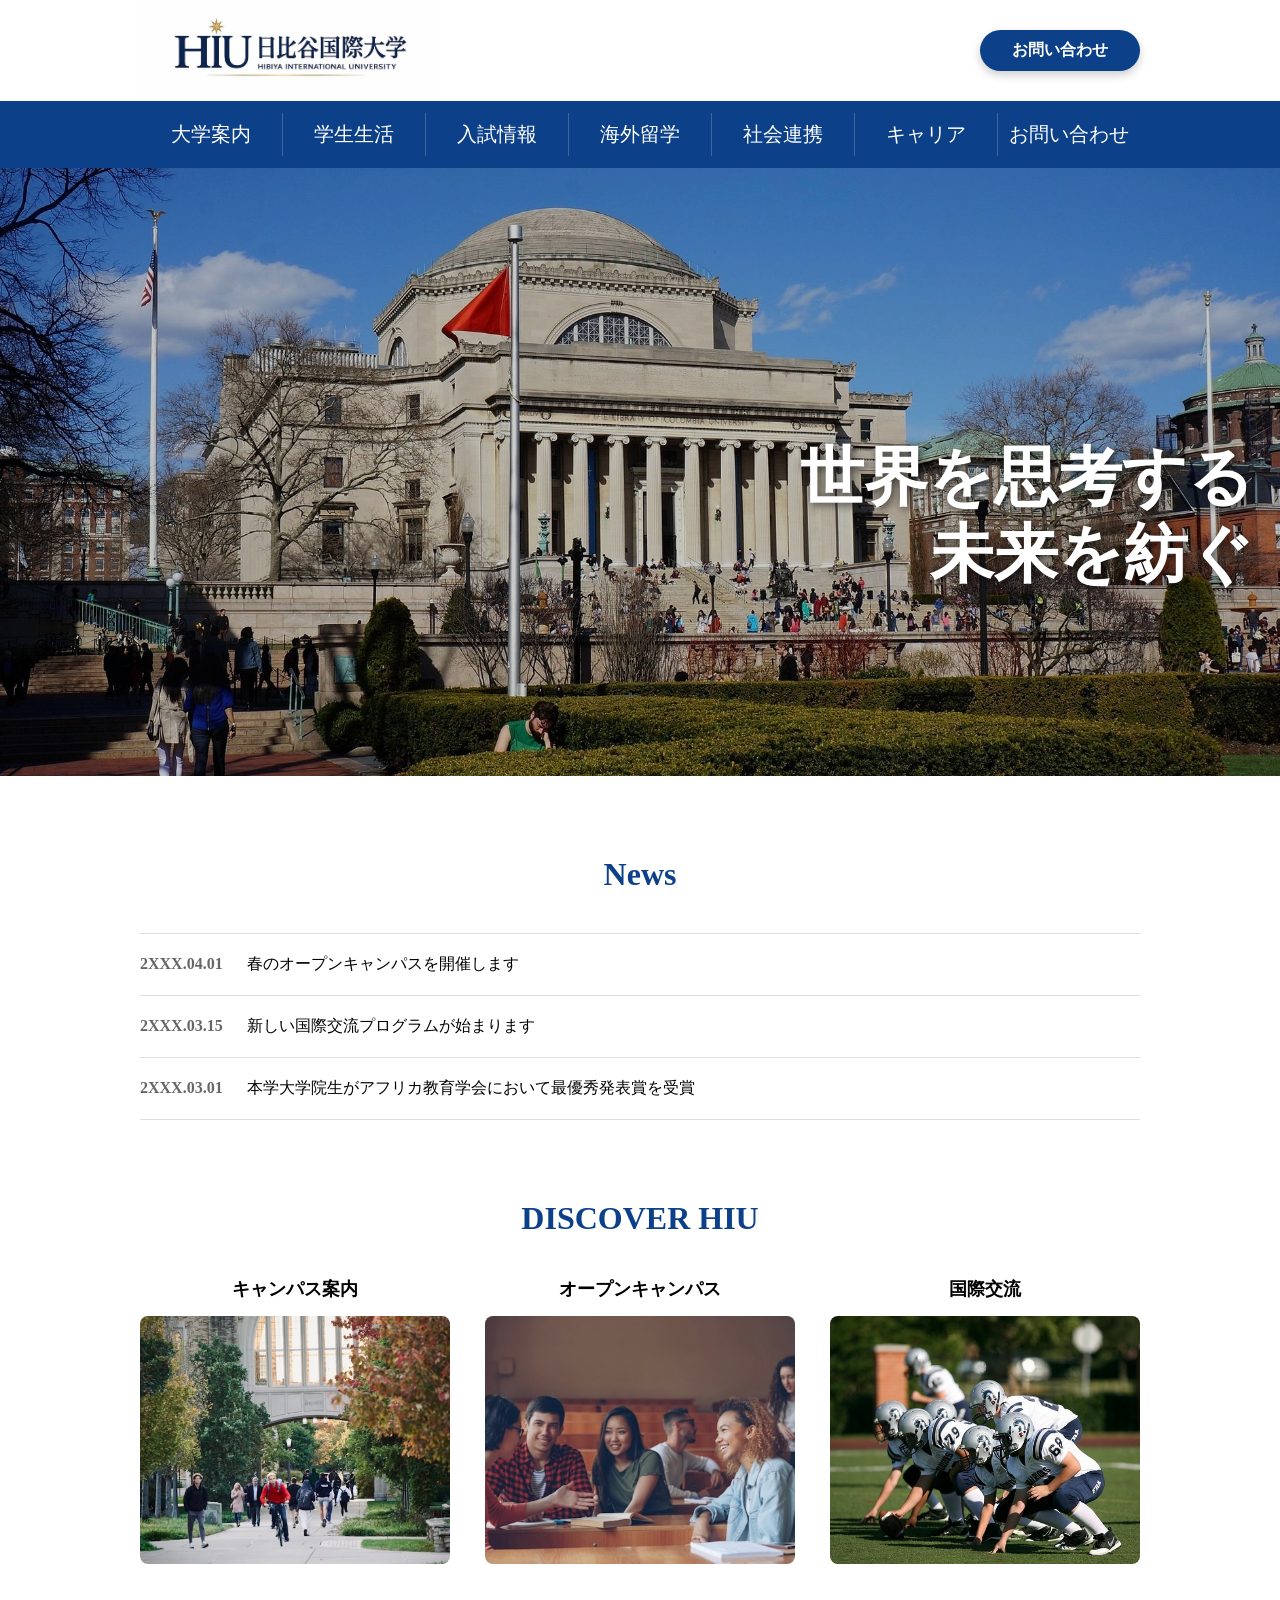
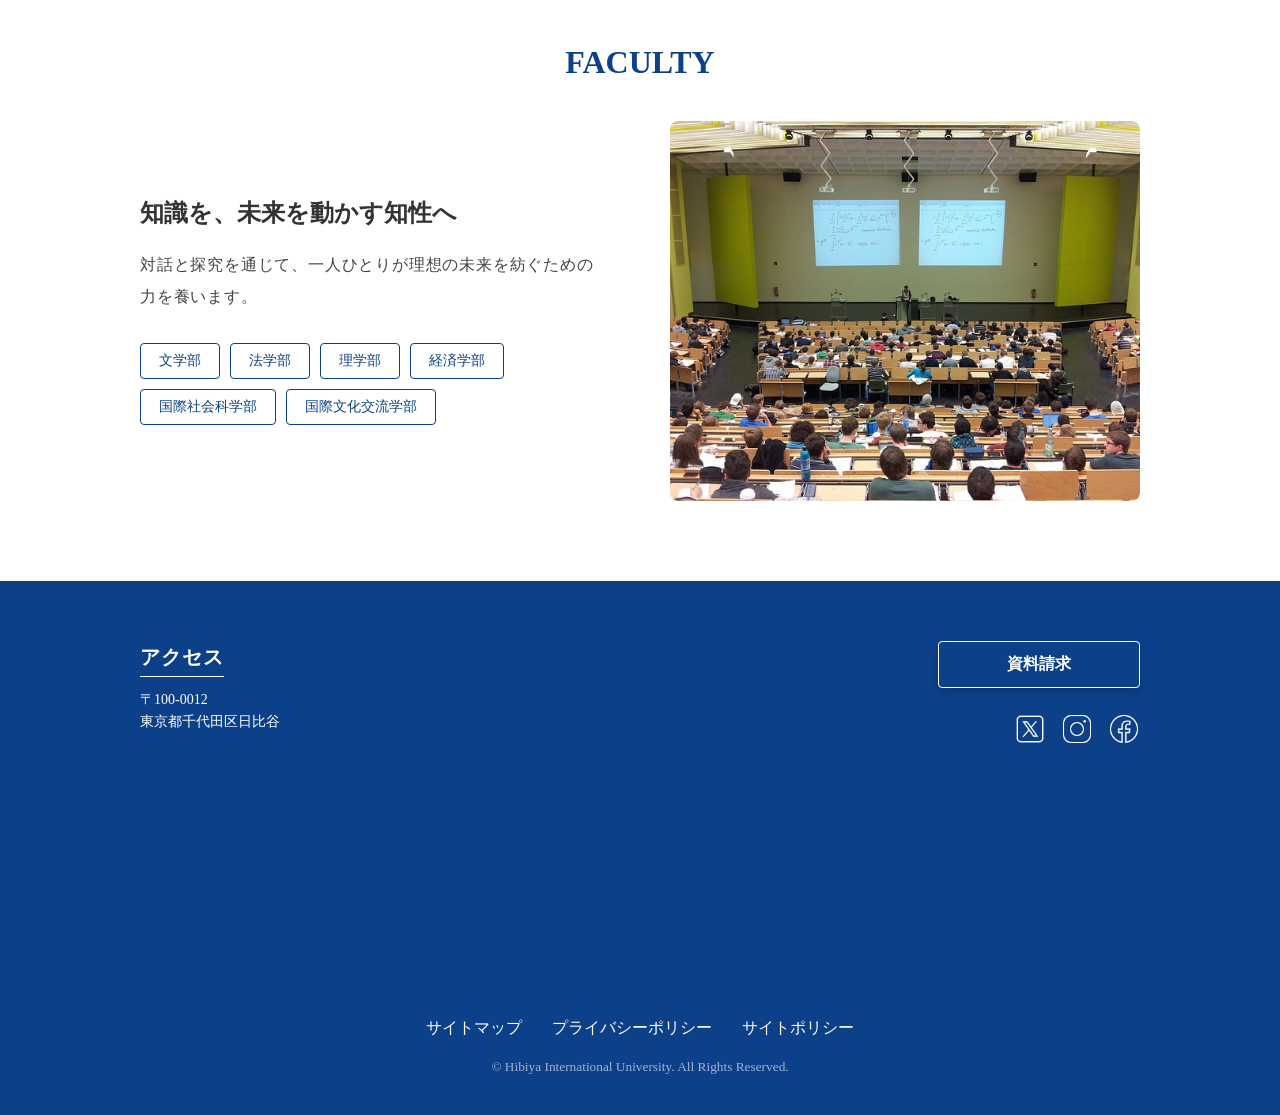
<file: index.html>
<!DOCTYPE html>
<html lang="ja">

<head>
  <meta charset="UTF-8">
  <meta name="viewport" content="width=device-width, initial-scale=1.0">
  <title>日比谷国際大学</title>
  <link rel="stylesheet" href="style.css">
</head>

<body>

  <header>
    <div id="headerInner">
      <div id="logo">
        <a href="index.html">
          <img src="images/logo.jpg" alt="日比谷国際大学">
        </a>
      </div>

      <div id="navBtn">
        <span></span>
        <span></span>
        <span></span>
      </div>

      <div class="headerBtns">
        <div class="contactBtn"><a href="contact.html">お問い合わせ</a></div>
      </div>
    </div> <nav id="gnavi">
      <ul>
        <li><a href="#">大学案内</a></li>
        <li><a href="#">学生生活</a></li>
        <li><a href="#">入試情報</a></li>
        <li><a href="#">海外留学</a></li>
        <li><a href="#">社会連携</a></li>
        <li><a href="#">キャリア</a></li>
        
        <li class="spBtn"><a href="contact.html">お問い合わせ</a></li>
      </ul>
    </nav>
  </header>

  <main>
    <div id="mainPhoto">
      <img src="images/main.jpg" alt="キャンパスの風景">
      <h1>世界を思考する<br>未来を紡ぐ</h1>
    </div>

    <section id="news">
      <h2>News</h2>
      <ul>
        <li><span class="date">2XXX.04.01</span> 春のオープンキャンパスを開催します</li>
        <li><span class="date">2XXX.03.15</span> 新しい国際交流プログラムが始まります</li>
        <li><span class="date">2XXX.03.01</span> 本学大学院生がアフリカ教育学会において最優秀発表賞を受賞</li>
      </ul>
    </section>

    <section id="discover">
      <h2>DISCOVER HIU</h2>

      <ul class="discoverList">
        <li>
          <h3>キャンパス案内</h3> <img src="images/campusannai.jpg" alt="キャンパス案内">
        </li>
        <li>
          <h3>オープンキャンパス</h3> <img src="images/opencampus.jpg" alt="オープンキャンパス">
        </li>
        <li>
          <h3>国際交流</h3> <img src="images/kokusaikouryu.jpg" alt="国際交流">
        </li>
      </ul>
    </section>

    <section id="faculty">
      <h2>FACULTY</h2>
      <div class="facultyContainer">
        <div class="facultyText">
          <h3>知識を、未来を動かす知性へ</h3>
          <p>対話と探究を通じて、一人ひとりが理想の未来を紡ぐための力を養います。</p>
          <ul class="facultyLinkList">
            <li><a href="#">文学部</a></li>
            <li><a href="#">法学部</a></li>
            <li><a href="#">理学部</a></li>
            <li><a href="#">経済学部</a></li>
            <li><a href="#">国際社会科学部</a></li>
            <li><a href="#">国際文化交流学部</a></li>
          </ul>
        </div>
        <div class="facultyImage">
          <img src="images/faculty.jpg" alt="キャンパス風景">
        </div>
      </div>
    </section>

  </main>

  <footer id="footer">
    <div class="footerInner">
      <div class="footerTop">
        <div class="access">
          <p class="address">
            <a href="#"><span class="accessTitle">アクセス</span></a>
            <br>
            〒100-0012<br>
            東京都千代田区日比谷
          </p>
          <div class="map">
            <iframe
              src="https://www.google.com/maps/embed?pb=!1m18!1m12!1m3!1d3241.1325526207056!2d139.75370546142406!3d35.67373802247534!2m3!1f0!2f0!3f0!3m2!1i1024!2i768!4f13.1!3m3!1m2!1s0x60188bf214b15bd5%3A0x73dfdb11fdb9ff2d!2z44CSMTAwLTAwMTIg5p2x5Lqs6YO95Y2D5Luj55Sw5Yy65pel5q-U6LC35YWs5ZyS77yR!5e0!3m2!1sja!2sjp!4v1777190410953!5m2!1sja!2sjp"
              width="350" height="200" style="border:0;"></iframe>
          </div>
        </div>

        <div class="footerRight">
          <div class="requestBtn"><a href="#">資料請求</a></div>
          <div class="snsIcons">
            <a href="#"><img src="images/x.png" alt="X"></a>
            <a href="#"><img src="images/instagram.png" alt="Instagram"></a>
            <a href="#"><img src="images/facebook.png" alt="Facebook"></a>
          </div>
        </div>
      </div>

      <ul class="footerNav">
        <li><a href="#">サイトマップ</a></li>
        <li><a href="#">プライバシーポリシー</a></li>
        <li><a href="#">サイトポリシー</a></li>
      </ul>

      <small class="copyright">
        © Hibiya International University. All Rights Reserved.
      </small>

    </div>
  </footer>
<script>
    const navBtn = document.getElementById('navBtn');
    const gnavi = document.getElementById('gnavi');

    navBtn.addEventListener('click', () => {
      // ボタンをクリックするたびに「open」と「active」というクラスをつけたり外したりする
      navBtn.classList.toggle('open');
      gnavi.classList.toggle('active');
    });
  </script>

</body>
</html>
</file>
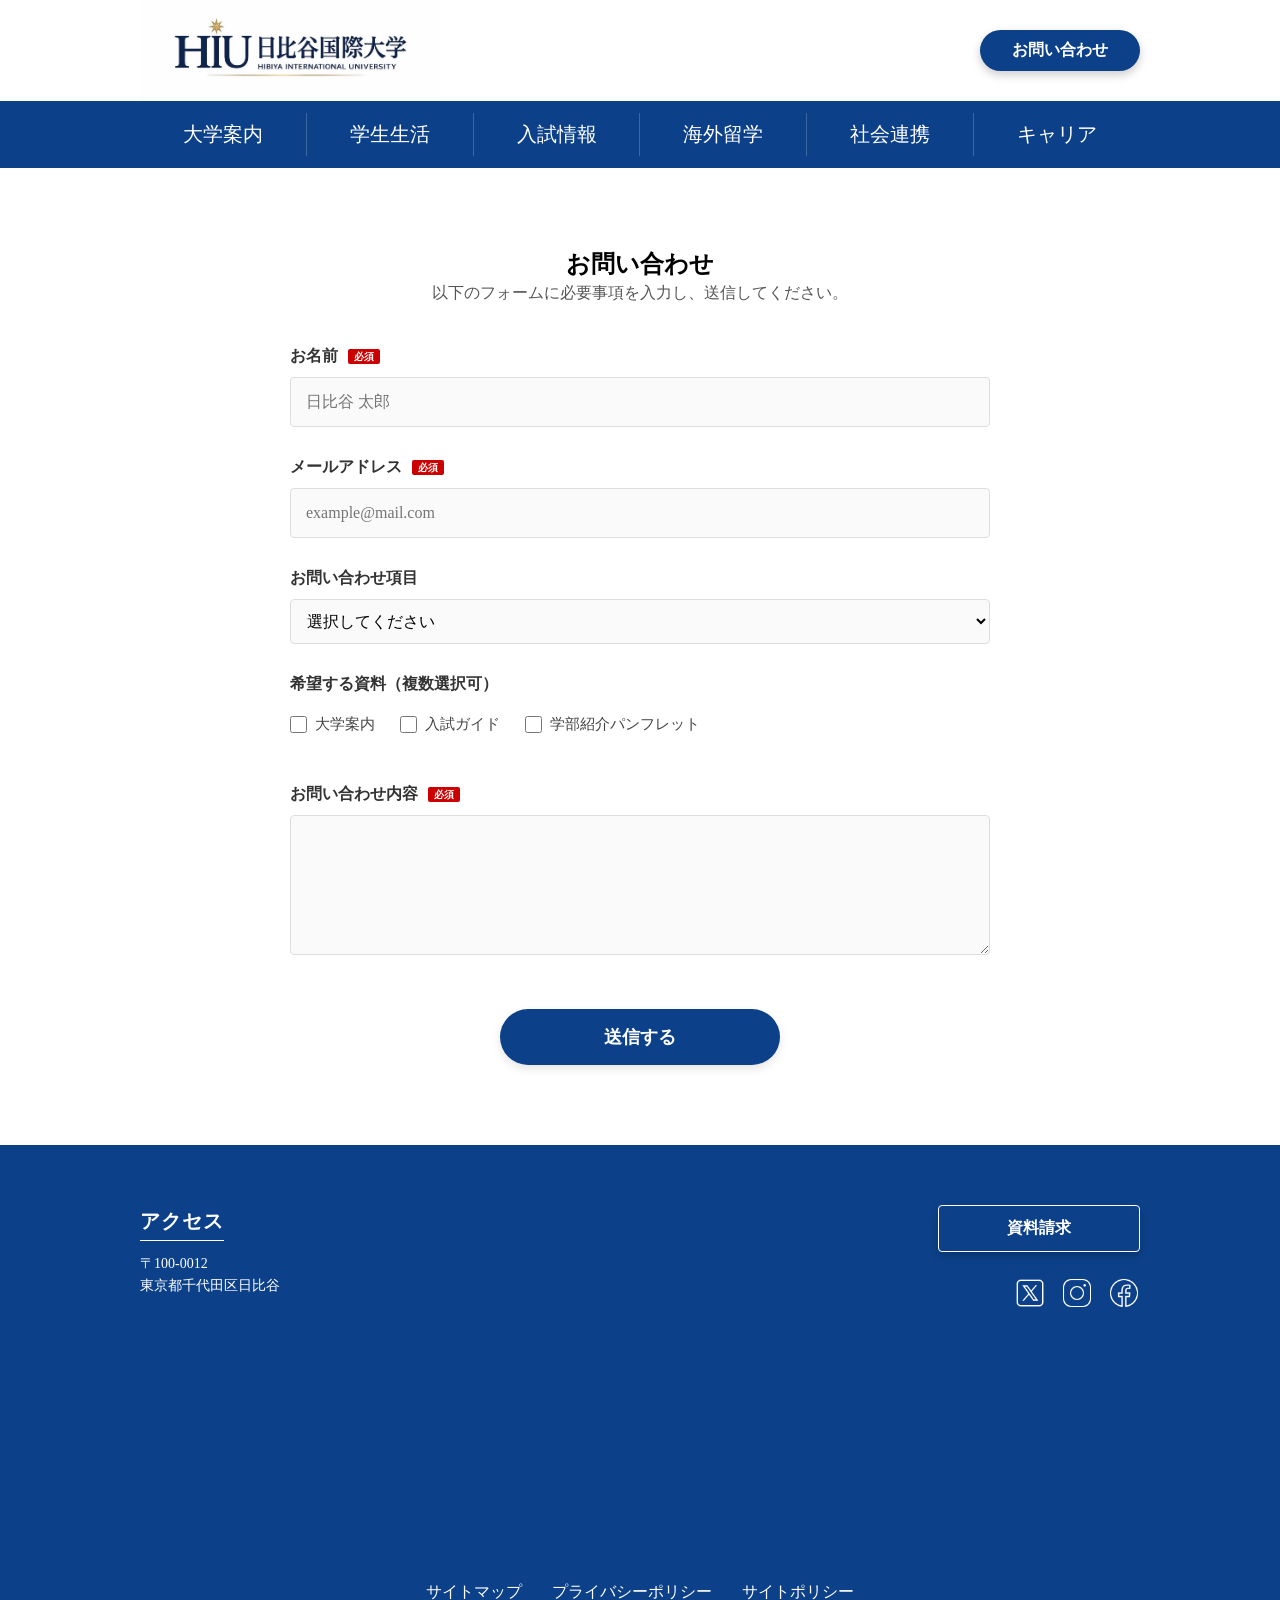
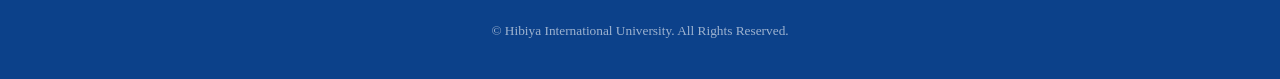
<file: contact.html>
<!DOCTYPE html>
<html lang="ja">

<head>
  <meta charset="UTF-8">
  <meta name="viewport" content="width=device-width, initial-scale=1.0">
  <title>お問い合わせ | 日比谷国際大学</title>
  <link rel="stylesheet" href="style.css">
</head>

<body>
  <header>
    <div id="headerInner">
      <div id="logo">
        <a href="index.html">
          <img src="images/logo.jpg" alt="日比谷国際大学">
        </a>
      </div>

      <div id="navBtn">
        <span></span>
        <span></span>
        <span></span>
      </div>

      <div class="headerBtns">
        <div class="contactBtn"><a href="contact.html">お問い合わせ</a></div>
      </div>
    </div> <nav id="gnavi">
      <ul>
        <li><a href="#">大学案内</a></li>
        <li><a href="#">学生生活</a></li>
        <li><a href="#">入試情報</a></li>
        <li><a href="#">海外留学</a></li>
        <li><a href="#">社会連携</a></li>
        <li><a href="#">キャリア</a></li>
        </ul>
    </nav>
  </header>
  

  <main>
    <section id="contactPage">
      <h1>お問い合わせ</h1>
      <p class="contactIntro">以下のフォームに必要事項を入力し、送信してください。</p>

      <form action="#" method="post" class="contactForm">
        <div class="formGroup">
          <label for="name">お名前<span class="labelMust">必須</span></label>
          <input type="text" id="name" name="name" placeholder="日比谷 太郎" required>
        </div>

        <div class="formGroup">
          <label for="email">メールアドレス<span class="labelMust">必須</span></label>
          <input type="email" id="email" name="email" placeholder="example@mail.com" required>
        </div>


        <div class="formGroup">
          <label for="category">お問い合わせ項目</label>
          <select id="category" name="category">
            <option value="">選択してください</option>
            <option value="admission">入試について</option>
            <option value="campus">キャンパス見学について</option>
            <option value="study-abroad">海外留学プログラムについて</option>
            <option value="other">その他</option>
          </select>
        </div>

        <div class="formGroup">
          <label>希望する資料（複数選択可）</label>
          <div class="checkGroup">
            <label><input type="checkbox" name="document" value="guide"><span>大学案内</span></label>
            <label><input type="checkbox" name="document" value="admission"><span>入試ガイド</span></label>
            <label><input type="checkbox" name="document" value="faculty"><span>学部紹介パンフレット</span></label>
          </div>
        </div>

        <div class="formGroup">
          <label for="message">お問い合わせ内容<span class="labelMust">必須</span></label>
          <textarea id="message" name="message" rows="6" required></textarea>
        </div>

        <button type="submit" class="submitBtn">送信する</button>
      </form>
    </section>
  </main>

  <footer id="footer">
    <div class="footerInner">
      <div class="footerTop">
        <div class="access">
          <p class="address">
            <a href="#"><span class="accessTitle">アクセス</span></a><br>
            〒100-0012<br>東京都千代田区日比谷
          </p>
          <div class="map">
            <iframe
              src="https://www.google.com/maps/embed?pb=!1m18!1m12!1m3!1d3241.1325526207056!2d139.75370546142406!3d35.67373802247534!2m3!1f0!2f0!3f0!3m2!1i1024!2i768!4f13.1!3m3!1m2!1s0x60188bf214b15bd5%3A0x73dfdb11fdb9ff2d!2z44CSMTAwLTAwMTIg5p2x5Lqs6YO95Y2D5Luj55Sw5Yy65pel5q-U6LC35YWs5ZyS77yR!5e0!3m2!1sja!2sjp!4v1777190410953!5m2!1sja!2sjp"
              width="350" height="200" style="border:0;"></iframe>
          </div>
        </div>
        <div class="footerRight">
          <div class="requestBtn"><a href="#">資料請求</a></div>
          <div class="snsIcons">
            <a href="#"><img src="images/x.png" alt="X"></a>
            <a href="#"><img src="images/instagram.png" alt="Instagram"></a>
            <a href="#"><img src="images/facebook.png" alt="Facebook"></a>
          </div>
        </div>
      </div>
      <ul class="footerNav">
        <li><a href="#">サイトマップ</a></li>
        <li><a href="#">プライバシーポリシー</a></li>
        <li><a href="#">サイトポリシー</a></li>
      </ul>
      <small class="copyright">© Hibiya International University. All Rights Reserved.</small>
    </div>
  </footer>

</body>

</html>
</file>
<file: style.css>
/* リセットCSS */
*{
  margin: 0;
  padding: 0;
}
li{
  list-style: none;
}
img{
  display: block;
}
a{
  text-decoration: none;
}
body{
  font-family: "游明朝体","Yu Mincho",YuMincho,"ヒラギノ明朝 Pro","Hiragino Mincho Pro","MS P明朝","MS PMincho",serif;
}

/* ヘッダー部分 */
#headerInner{
  max-width: 1000px;
  width: 100%;
  margin-left: auto;
  margin-right: auto;         /* → margin: 0 auto;と記述可 */
  display: flex;              /* 横並びにする */
  justify-content: space-between; /* 左右に配置 */
  align-items: center;        /* 縦中央揃え */
}
/* ロゴ画像のサイズ指定 */
#logo img {
  width: 300px;
  height: auto;
}

/* ボタンを2つ横に並べる箱 */
.headerBtns {
  display: flex;
  gap: 15px;               /* ボタン同士の隙間 */
}

/* 2つのボタン共通のデザイン（.！ #ではないので注意！） */
.requestBtn a, 
.contactBtn a {
  display: block;
  width: 160px;            /* 幅を調整 */
  background-color: #0c418a;
  text-align: center;
  color: #fff;
  font-size: 16px;
  padding: 10px 0;
  border-radius: 26px;
  transition: 0.3s;
  font-weight: bold;
  box-shadow: 0 4px 10px rgba(0,0,0,0.2);
}

/* ホバー時の演出（マウスを乗せた時） */
.requestBtn a:hover, 
.contactBtn a:hover {
  background-color: #083066; 
  opacity: 0.9;
  transform: translateY(-2px); /* 少し浮き上がる */
}

/* ナビ */
#gnavi{
  background-color: #0c418a;
  padding: 12px 0;
}

#gnavi ul{
  max-width: 1000px; /* 大きい画面→1000pxで表示 */
  width: 100%;       /* 小さい画面→画面に合わせて縮む */
  margin: 0 auto;
  display: flex;
}

#gnavi ul li{
  flex: 1;
  text-align: center;
  font-size: 20px;
  border-right: 1px solid rgba(255,255,255,0.2); /* 右区切り線 */
}

#gnavi ul li:last-child{
  border-right: none; /* 右区切り線を最後だけ消す */
}

#gnavi ul li a{
  display: block;
  color: #fff;
  padding: 8px 0;
}

#gnavi ul li a:hover{
  background-color: #083066;
}

/* メイン */
#mainPhoto {
  position: relative; /* 文字を画像の上に重ねるための準備 */
  width: 100%;        /* 横幅いっぱい */
}

#mainPhoto::before{
  content: "";
  position: absolute;
  top: 0;
  left: 0;
  width: 100%;
  height: 100%;
  background-color: rgba(0,0,0,0.2); /* 黒の透明 */
}

#mainPhoto img {
  width: 100%;       /* 画像を横幅いっぱいに広げる */
  height: auto;      /* 縦横比を維持して、上下を切らない */
  object-fit: cover;
}

#mainPhoto h1 {
  /* 画像の上に文字を重ねるための設定 */
  position: absolute; 
  bottom: 30%;        /* 下から⚪︎%の位置に配置 */
  right: 2%;         /* 右から⚪︎%の位置に配置 */
  color: #fff;
  font-size: 5vw;    /* ビューポート幅 画面幅に合わせて文字サイズも変わるようにすると綺麗！ */
  text-align: right;
  text-shadow: 2px 2px 10px rgba(0,0,0,0.7); /* 横 縦 ぼかし 色 */
  line-height: 1.2;
  margin: 0;         /* 念のため、余計な余白を消す */
  z-index: 1;        /* 文字を前に出す */
}

/* セクション共通：全体を真ん中に寄せて、上下に余白を作る */
section {
  max-width: 1000px;  /* サイトのコンテンツ幅 */
  margin: 80px auto;  /* 上下に80pxの隙間を作り、左右中央寄せ */
  padding: 0 20px;    /* 画面が狭い時に端にピッタリくっつかないための予備 */
}

section h2 {
  text-align: center;
  font-size: 32px;
  color: #0c418a;
  margin-bottom: 40px; /* 見出しとその下の中身との隙間 */
  position: relative;
}

#news ul {
  list-style: none; /* 箇条書きの「・」を消す */
  padding: 0;
  border-top: 1px solid #ddd; /* 一番上に線を入れる */
}

#news li {
  padding: 20px 0;
  border-bottom: 1px solid #ddd; /* ニュースの間に区切り線 */
}

#news .date {
  font-weight: bold;
  margin-right: 20px; /* 日付と文章の間の隙間 */
  color: #666;
}

.discoverList {
  display: flex;
  justify-content: space-between; /* 3つを均等に並べる */
  list-style: none;
  padding: 0;
}

.discoverList li {
  width: 31%; /* 3つ並ぶように幅を調整 */
  text-align: center;
}

.discoverList h3 {
  font-size: 18px;
  margin-bottom: 15px; /* 文字と画像の間の隙間 */
}

.discoverList img {
  width: 100%;
  height: auto;
  border-radius: 8px; /* 角を少し丸くする */
}

/* FACULTYセクション固有のデザイン */
.facultyContainer {
  display: flex;
  gap: 60px;          /* 写真と文字の間にしっかり余白を作る（デザイン原則：近接） */
  align-items: center; /* 縦の中央で揃える */
}

.facultyText {
  flex: 1;            /* 幅を半分ずつに分ける */
}

/* --- FACULTYセクション画像の調整 --- */

.facultyImage {
  flex: 1;
  /* 画像がはみ出さないように、かつ角丸を適用するための設定 */
  overflow: hidden; 
  border-radius: 8px; /* DISCOVERセクションと同じ丸み */
}

.facultyImage img {
  width: 100%;
  height: 380px;      /* 高さを固定してサイズを抑える（調整） */
  object-fit: cover;  /* 設定した高さに合わせて、画像を綺麗に切り抜く */
  border-radius: 8px; /* 画像自体にも角丸を適用 */
}

.facultyText h3 {
  font-size: 24px;
  margin-bottom: 20px;
  color: #333;
}

.facultyText p {
  line-height: 1.8;
  margin-bottom: 30px;
  color: #555;
}

/* 学部リストをボタンっぽく並べる */
.facultyLinkList {
  display: flex;
  flex-wrap: wrap;    /* 折り返しを許可 */
  gap: 10px;
}

.facultyLinkList li a {
  display: inline-block;
  padding: 8px 18px;
  border: 1px solid #0c418a;
  color: #0c418a;
  font-size: 14px;
  border-radius: 4px;
  transition: 0.3s;
}

.facultyLinkList li a:hover {
  background-color: #0c418a;
  color: #fff;
}

.facultyText p {
  line-height: 2.0;         /* 行間を広めに取って、1行1行を大切に読ませる */
  letter-spacing: 0.05em;   /* 文字の間隔をわずかに広げ、高級感を出す */
  color: #444;            /* 少しグレーに。目に優しく洗練する */
  margin-bottom: 30px;
}


/* --- フッター全体のレイアウト --- */
#footer {
  background-color: #0c418a;
  color: #fff;
  padding: 60px 0 40px;
  width: 100%;
}

.footerInner {
  max-width: 1000px;
  width: 90%;
  margin: 0 auto;
  display: flex;
  flex-direction: column;
}

/* フッター内のリンクをすべて白く強制 */
#footer a {
  color: #fff !important;
}

/* アクセスの見出しデザイン */
.accessTitle {
  display: inline-block;    /* アンダーラインの長さを文字に合わせる */
  font-size: 20px;          /* 文字を大きく */
  font-weight: bold;        /* 太字に */
  color: #fff !important;   /* 確実に白く */
  margin-bottom: 12px;      /* 下の住所との隙間 */
  padding-bottom: 3px;      /* 文字とアンダーラインの隙間 */
  border-bottom: 1px solid #fff; /* 白いアンダーライン */
  letter-spacing: 0.05em;    /* 少し文字の間隔を広げて高級感を出す */
}

/* 住所テキスト */
.address {
  color: #fff;
  font-size: 14px;
  line-height: 1.6;
  margin-bottom: 20px;
}

/* --- 上段（Top）：左右に振り分ける --- */
.footerTop {
  display: flex;
  justify-content: space-between;
  align-items: flex-start;
  margin-bottom: 60px;
}

/* --- 右側の箱（ボタンとSNS） --- */
.footerRight {
  display: flex;
  flex-direction: column;
  align-items: flex-end;
  gap: 25px;
}

/* フッターの資料請求ボタン：アウトラインデザイン */
.footerRight .requestBtn a {
  display: block;
  width: 200px;
  background-color: transparent; /* 背景透明 */
  color: #fff !important;       /* 文字白 */
  border: 1px solid #fff;       /* 白枠 */
  padding: 12px 0;
  border-radius: 4px;
  text-align: center;
  font-weight: bold;
}

.snsIcons {
  display: flex;
  gap: 15px;
}

.snsIcons img {
  width: 32px;
}

/* --- 下段：メニューとコピーライトを中央に --- */
.footerNav {
  display: flex;
  justify-content: center;
  gap: 30px;
  margin-bottom: 20px;
}

.footerNav li {
  white-space: nowrap;
}

.copyright {
  text-align: center;
  opacity: 0.6;
}

/*--------------------------------------------------------------
  クリックできる要素の共通ルール
--------------------------------------------------------------*/
.requestBtn a, 
.contactBtn a, 
.snsIcons a, 
.discoverList li, 
.footerNav a,
.address a {
  transition: all 0.3s ease;
}

.requestBtn a:hover, 
.contactBtn a:hover, 
.snsIcons a:hover, 
.discoverList li:hover,
.footerNav a:hover,
.address a:hover {
  transform: scale(1.05);
  cursor: pointer;
  opacity: 0.8;
}


/* --- お問い合わせページ専用スタイル --- */

/* フォーム全体の幅と余白を整える */
#contactPage {
  max-width: 700px;  /* フォームが広がりすぎないように制限 */
  margin: 80px auto; /* 上下に余白を作り、中央に寄せる */
  padding: 0 20px;
}

#contactPage h1 {
  text-align: center;
}

.contactIntro {
  text-align: center;
  margin-bottom: 40px;
  color: #555;
  line-height: 1.6;
}

/* 入力項目ごとのまとまり */
.formGroup {
  margin-bottom: 30px;
}

/* ラベル（お名前、メールアドレスなど） */
.formGroup label {
  display: block;
  font-weight: bold;
  margin-bottom: 10px;
  color: #333;
  font-size: 16px;
}

/* 「必須」ラベルのデザイン */
.formGroup label .labelMust {
  background-color: #c00; /* 大学らしい落ち着いた赤 */
  color: #fff;
  font-size: 10px;
  padding: 2px 6px;
  border-radius: 2px;
  margin-left: 10px;
  vertical-align: middle;
  font-weight: bold;
}
/* --- チェックボックス横の文字（サイズと色の調整） --- */
.checkGroup label {
  font-weight: normal; 
  font-size: 14px;
  color: #444;         /* 優しいグレー */
  cursor: pointer;
  display: flex;
  align-items: center;
  gap: 8px;
  white-space: nowrap;
}

/* 入力ボックスとテキストエリア */
.formGroup input,
.formGroup textarea {
  width: 100%;
  padding: 15px;
  border: 1px solid #ddd;
  border-radius: 4px;
  box-sizing: border-box; /* 枠線を含めて幅100%にする */
  font-size: 16px;
  font-family: inherit;
  background-color: #fafafa;
}

/* 入力中（クリックした時）の枠線の色を変える */
.formGroup input:focus,
.formGroup textarea:focus {
  outline: none;
  border-color: #0c418a;
  background-color: #fff;
}

/* 送信ボタン */
.submitBtn {
  display: block;
  width: 280px;
  margin: 50px auto 0;
  padding: 16px 0;
  background-color: #0c418a;
  color: #fff;
  border: none;
  border-radius: 30px;
  font-size: 18px;
  font-weight: bold;
  cursor: pointer;
  transition: 0.3s;
  box-shadow: 0 4px 10px rgba(0,0,0,0.1);
}

.submitBtn:hover {
  background-color: #083066;
  transform: translateY(-2px);
  box-shadow: 0 6px 15px rgba(0,0,0,0.2);
}

/* チェックボックスとラジオボタンのグループを横並びにする */
.checkGroup, .radioGroup {
  display: flex;
  flex-wrap: wrap; /* 画面が狭い時に折り返す */
  gap: 25px;       /* 項目同士の隙間 */
  padding: 10px 0;
}

/* ラベル内の文字とチェックボックスの距離を整える */
.checkGroup label, .radioGroup label {
  font-weight: normal; 
  font-size: 15px;
  cursor: pointer;
  display: flex;       /* 横並びを維持 */
  align-items: center; /* ★重要：チェックボックスと文字の上下中央を揃える */
  gap: 8px;            /* ボックスと文字の間の隙間 */
  white-space: nowrap; /* ★追加：文字が途中で改行されないように強制する */
}

/* チェックボックスとラジオボタン自体のサイズを少し整える */
.checkGroup input, .radioGroup input {
  width: 17px;
  height: 17px;
  margin: 0;           /* 中央揃え */
  cursor: pointer;
  flex-shrink: 0;
}

/* セレクトボックスの見た目を整える */
.formGroup select {
  width: 100%;
  padding: 12px;
  border: 1px solid #ddd;
  border-radius: 4px;
  background-color: #fafafa;
  font-size: 16px;
  cursor: pointer;
  font-family: inherit;
}

/*--------------------------------------------------------------
  メディアクエリ：画面幅が768px以下の時の設定
--------------------------------------------------------------*/
@media screen and (max-width: 768px) {

  /* 1. ヘッダー */
  #logo img {
    width: 140px;
  }
  #headerInner {
    padding: 10px 15px;
    display: flex;
    justify-content: space-between;
    align-items: center;
    box-sizing: border-box;
  }
  .headerBtns {
    display: none;
  }

  /* 2. ハンバーガーボタン */
  #navBtn {
    width: 30px;
    height: 22px;
    cursor: pointer;
    display: flex;
    flex-direction: column;
    justify-content: space-between;
    z-index: 100;
    position: relative;
  }
  #navBtn span {
    display: block;
    width: 100%;
    height: 3px;
    background-color: #0c418a;
    transition: 0.3s;
  }
  
  /* ボタンアニメーション（×印） */
  #navBtn.open span:nth-child(1) {
    transform: translateY(10px) rotate(45deg);
    background-color: #fff;
  }
  #navBtn.open span:nth-child(2) {
    opacity: 0;
  }
  #navBtn.open span:nth-child(3) {
    transform: translateY(-9px) rotate(-45deg);
    background-color: #fff;
  }

  /* 3. ナビゲーションメニュー */
  #gnavi {
    position: fixed;
    top: 0;
    right: -100%;
    width: 80%;
    height: 100vh;
    background-color: rgba(12, 65, 138, 0.98);
    transition: 0.5s;
    z-index: 99;
    padding-top: 80px;
  }
  #gnavi.active {
    right: 0;
  }
  #gnavi ul {
    flex-direction: column;
    width: 100%;
    text-align: center;
  }
  #gnavi ul li a {
    display: block;
    font-size: 18px;
    padding: 20px 0;
    color: #fff;
  }
  
  /* メニュー内お問い合わせボタン */
  #gnavi ul li.spBtn {
    border-bottom: none;
    margin-top: 20px;
    padding: 0 40px;
  }
  #gnavi ul li.spBtn a {
    background-color: #fff;
    color: #0c418a !important;
    border-radius: 30px;
    font-weight: bold;
  }

  /* 4. メイン写真（高さ50vh） */
  #mainPhoto img {
    width: 100%;
    height: 50vh;
    object-fit: cover;
  }
  #mainPhoto h1 {
    font-size: 7.5vw;
    line-height: 1.4;
    bottom: 10%;
    right: 5%;
  }

  /* 5. セクション共通 */
  section {
    margin: 40px auto;
    padding: 0 20px;
  }
  section h2 {
    font-size: 26px;
    color: #0c418a;
    text-align: center;
    margin-bottom: 25px;
    letter-spacing: 0.1em;
  }

  /* 6. Newsセクション */
  #news li {
    flex-direction: column;
    align-items: flex-start;
    padding: 15px 0;
    border-bottom: 1px solid #ddd;
    width: 100%;
    box-sizing: border-box;
  }
  #news li a {
    display: block;
    width: 100%;
    text-align: left;
    line-height: 1.6;
  }
  #news .date {
    display: block;
    font-size: 14px;
    margin-bottom: 5px;
    color: #888;
  }

  /* 7. コンテンツ画像・マップ */
  .discoverList, 
  .facultyContainer {
    flex-direction: column;
    gap: 30px;
    align-items: center;
    text-align: center;
  }
  
  .discoverList li, 
  .facultyText, 
  .facultyImage {
    width: 100% !important;
  }
  
  /* DISCOVER画像、FACULTY画像、マップの高さを揃える */
  .discoverList img, 
  .facultyImage img,
  #access iframe {
    width: 100% !important;
    height: 200px !important;
    object-fit: cover;
    border-radius: 8px;
    box-sizing: border-box;
  }

  /* 8. フッター */
  .footerTop {
    flex-direction: column;
    align-items: center;
    gap: 30px;
    text-align: center;
  }
  .footerRight {
    align-items: center;
  }
  .footerNav {
    flex-direction: column;
    align-items: center;
    gap: 8px;
    margin-bottom: 30px;
  }
  .footerNav li a {
    font-size: 14px;
    opacity: 0.8;
  }
}
</file>
